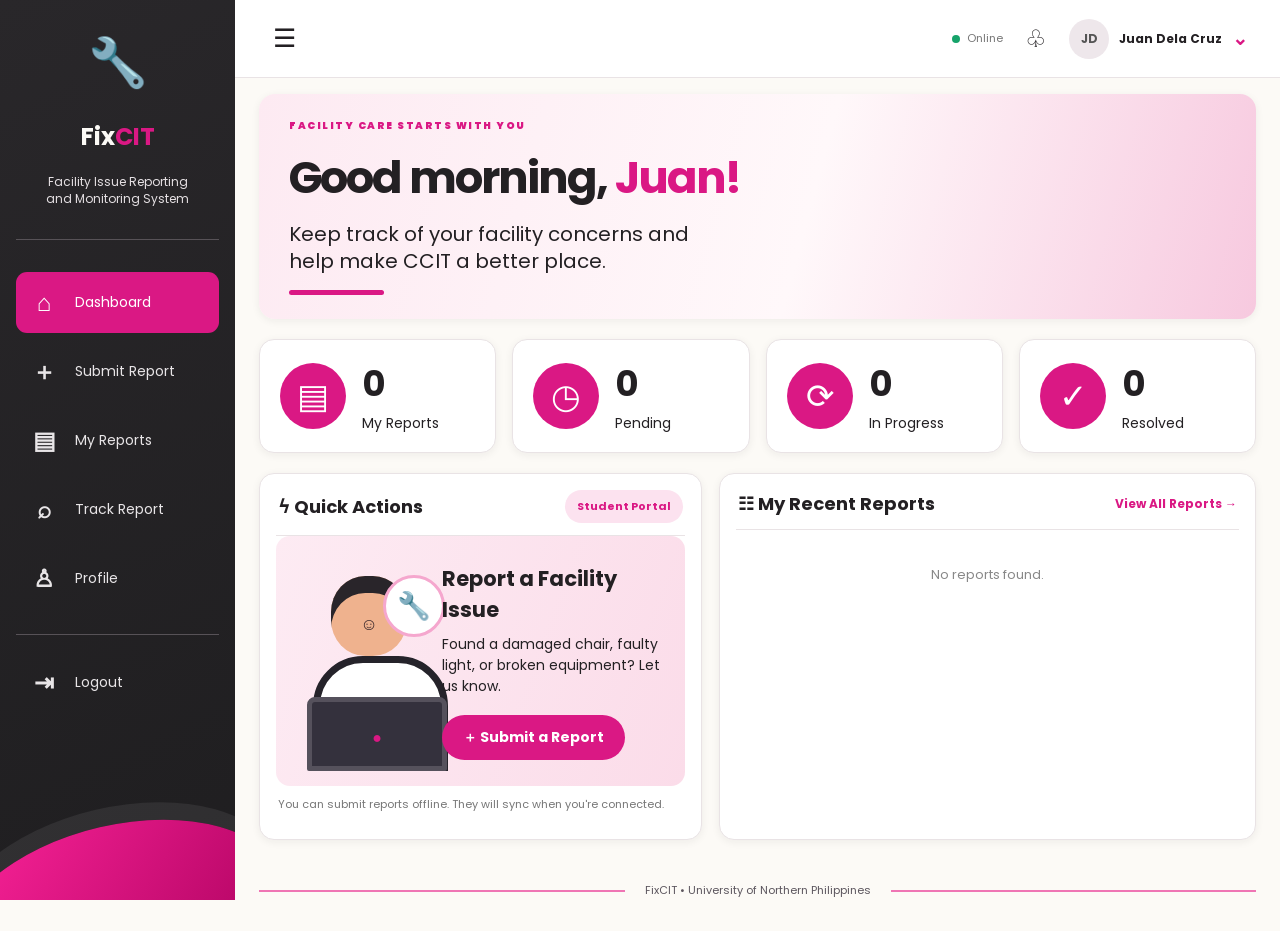
<file: index.html>
<!DOCTYPE html>
<html lang="en">
    <head>
        <meta charset="UTF-8">
        <meta name="viewport" content="width=device-width, initial-scale=1.0">
        <link rel="manifest" href="manifest.json">
        <link rel="stylesheet" href="styles.css">
        <meta name="theme-color" content="#da1884">
        <title>Dashboard | FixCIT</title>
    </head>
    <body data-page="dashboard">
        <div id="app"></div>
        <script src="app.js"></script>
    </body>
</html>
</file>
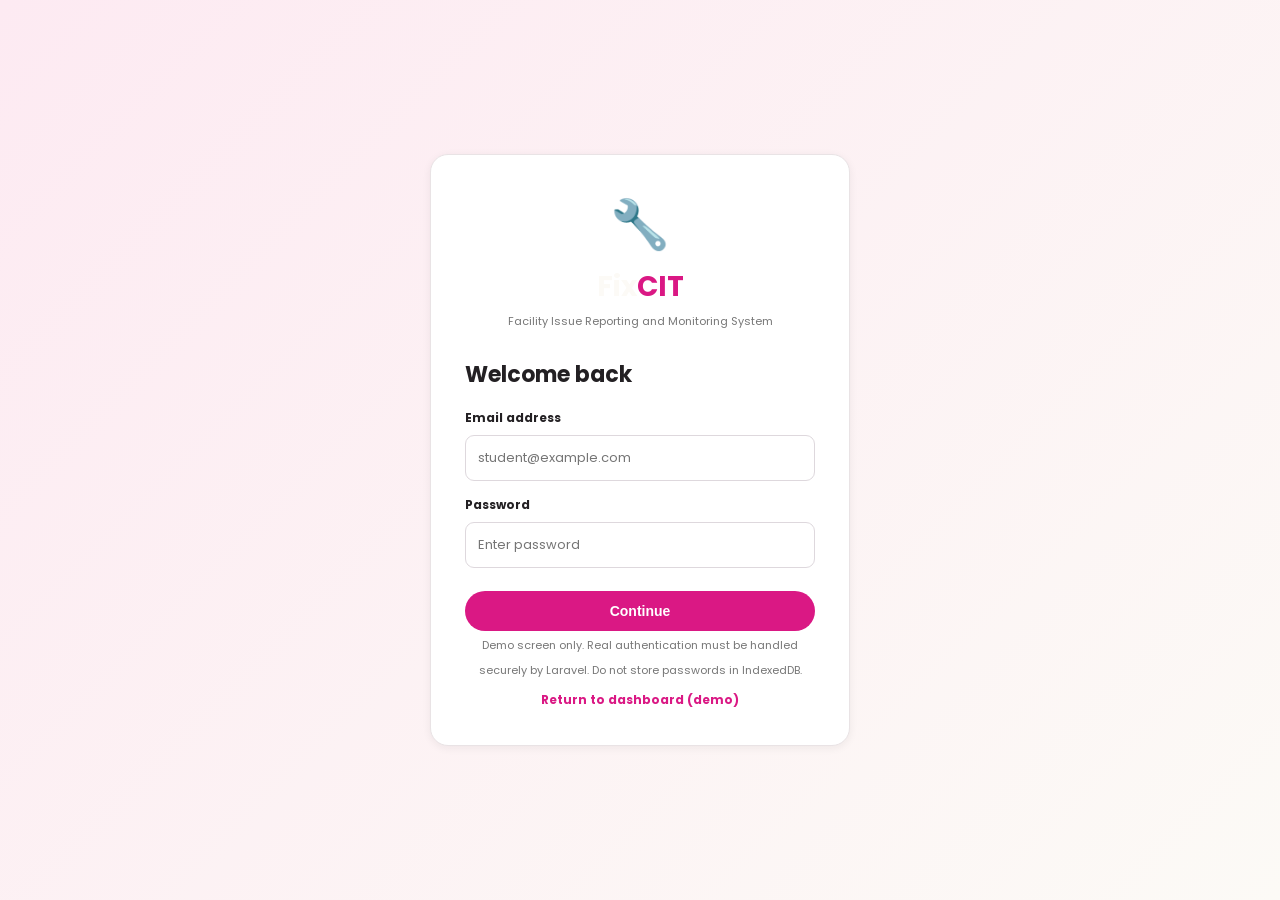
<file: login.html>
<!DOCTYPE html>
<html lang="en">
    <head>
        <meta charset="UTF-8">
        <meta name="viewport" content="width=device-width,initial-scale=1">
        <link rel="manifest" href="manifest.json">
        <link rel="stylesheet" href="styles.css">
        <meta name="theme-color" content="#da1884">
        <title>Sign In | FixCIT</title>
    </head>
    <body data-page="login">
        <div id="app"></div>
        <script src="app.js"></script>
    </body>
</html>
</file>
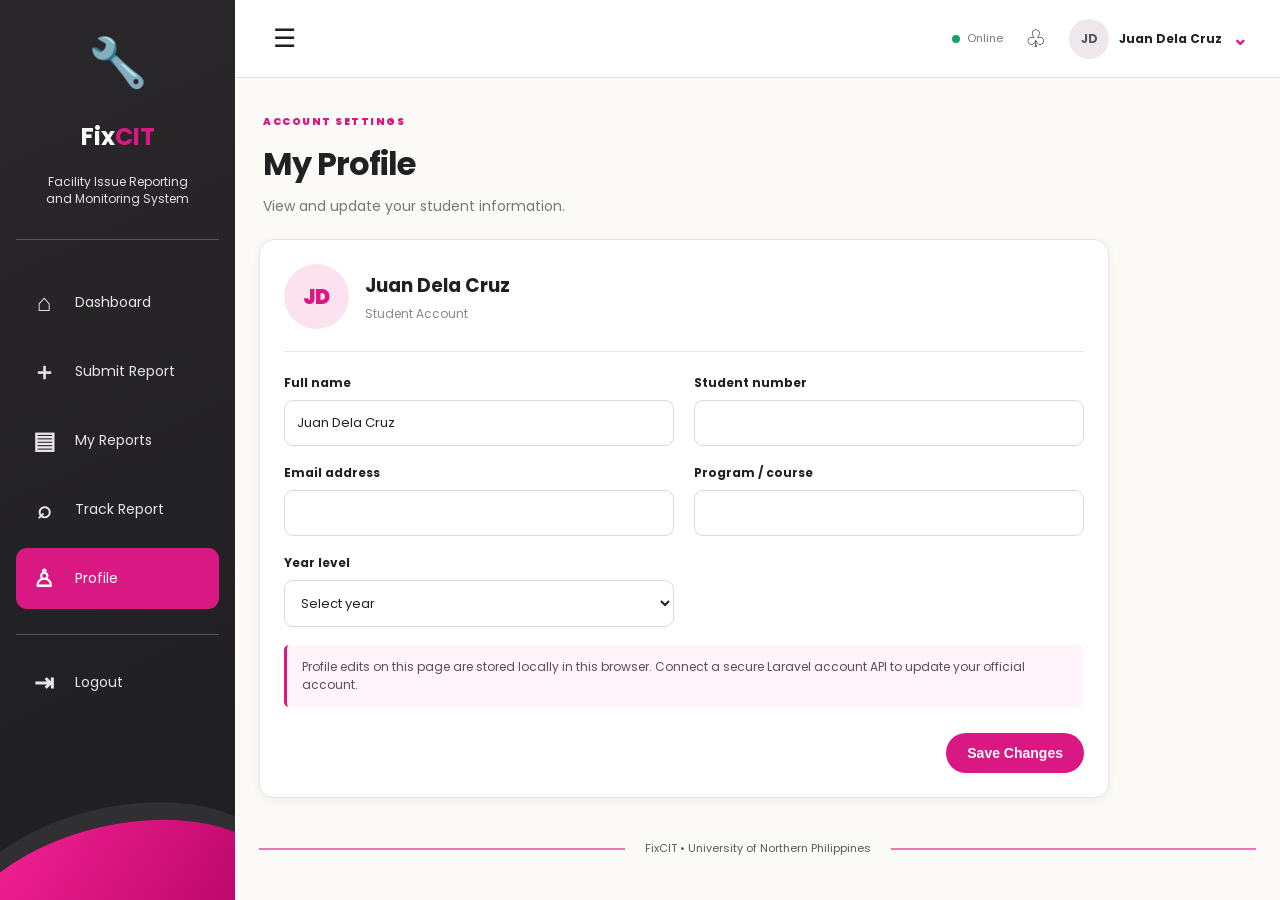
<file: profile.html>
<!DOCTYPE html>
<html lang="en">
    <head>
        <meta charset="UTF-8">
        <meta name="viewport" content="width=device-width, initial-scale=1">
        <meta name="theme-color" content="#da1884">
        <title>Profile | FixCIT</title>
        <link rel="manifest" href="manifest.json">
        <link rel="stylesheet" href="styles.css">
    </head>
    <body data-page="profile">
        <div id="app"></div>
        <script src="app.js"></script>
    </body>
</html>
</file>
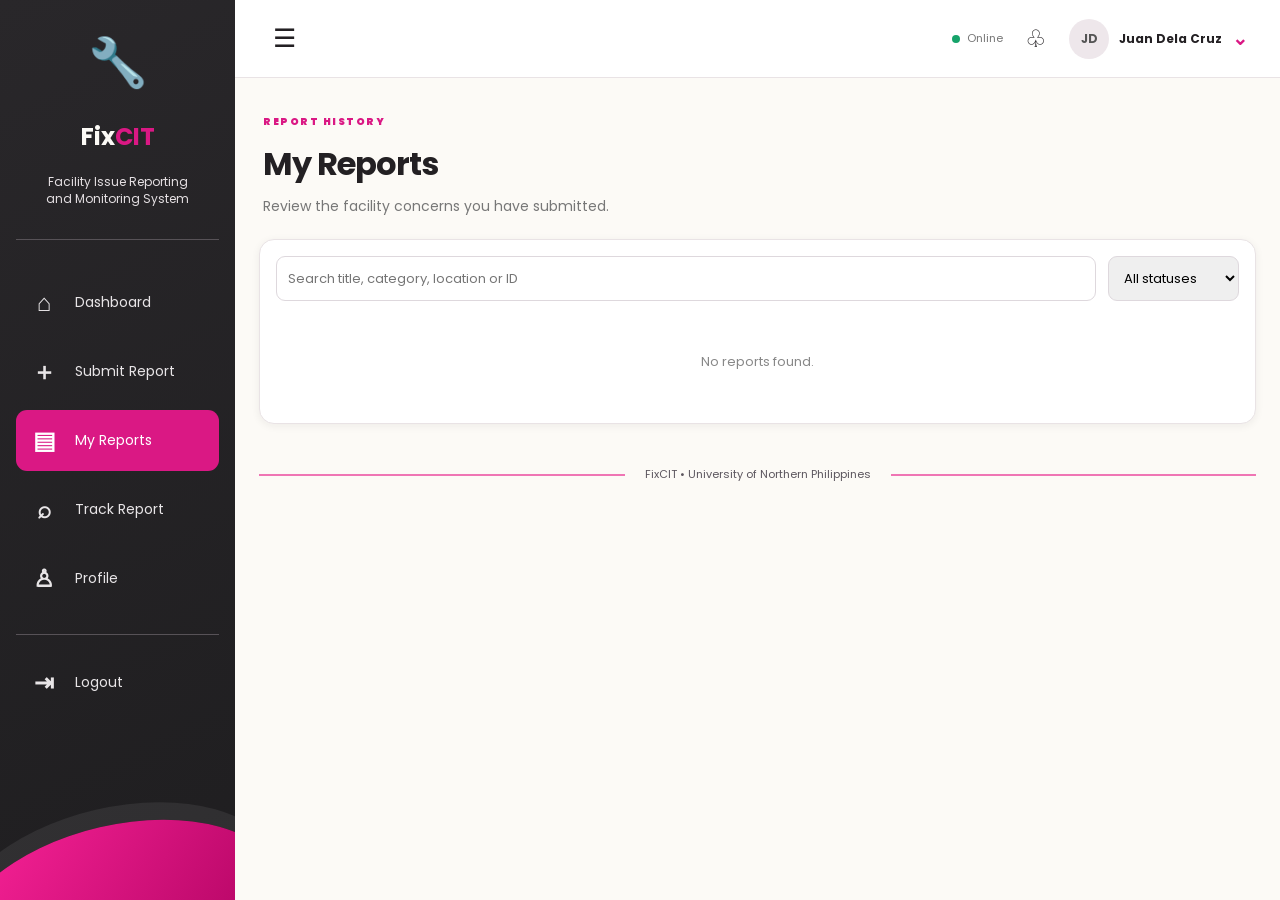
<file: reports.html>
<!DOCTYPE html>
<html lang="en">
    <head>
        <meta charset="UTF-8">
        <meta name="viewport" content="width=device-width, initial-scale=1">
        <meta name="theme-color" content="#da1884">
        <title>My Reports | FixCIT</title>
        <link rel="manifest" href="manifest.json">
        <link rel="stylesheet" href="styles.css">
    </head>
    <body data-page="reports">
        <div id="app"></div>
        <script src="app.js"></script>
    </body>
</html>
</file>
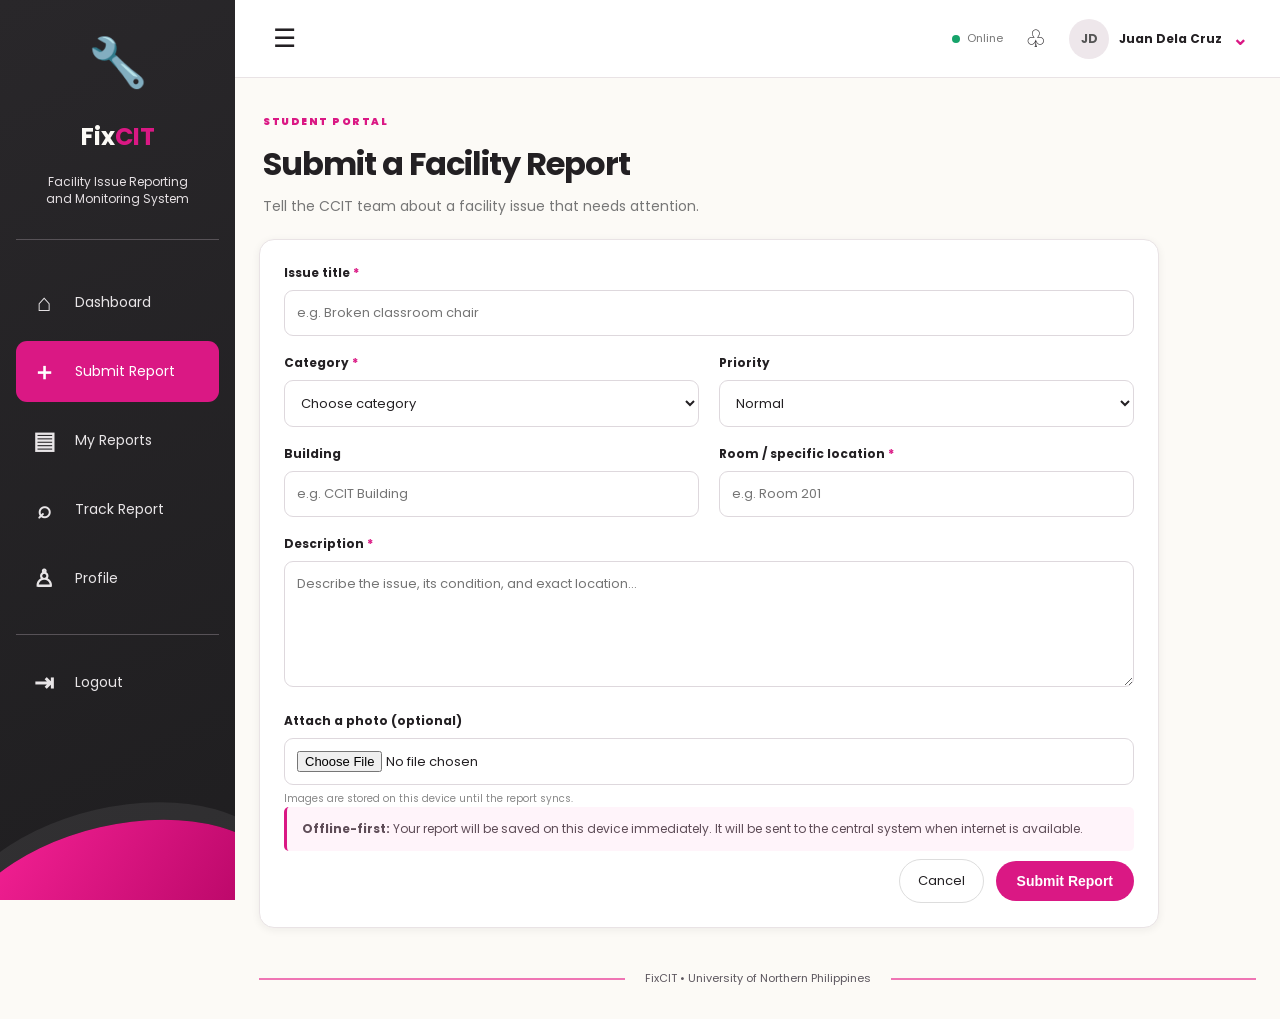
<file: submit.html>
<!DOCTYPE html>
<html lang="en">
    <head>
        <meta charset="UTF-8">
        <meta name="viewport" content="width=device-width, initial-scale=1">
        <meta name="theme-color" content="#da1884">
        <title>Submit Report | FixCIT</title>
        <link rel="manifest" href="manifest.json">
        <link rel="stylesheet" href="styles.css">
    </head>
    <body data-page="submit">
        <div id="app"></div>
        <script src="app.js"></script>
    </body>
</html>
</file>
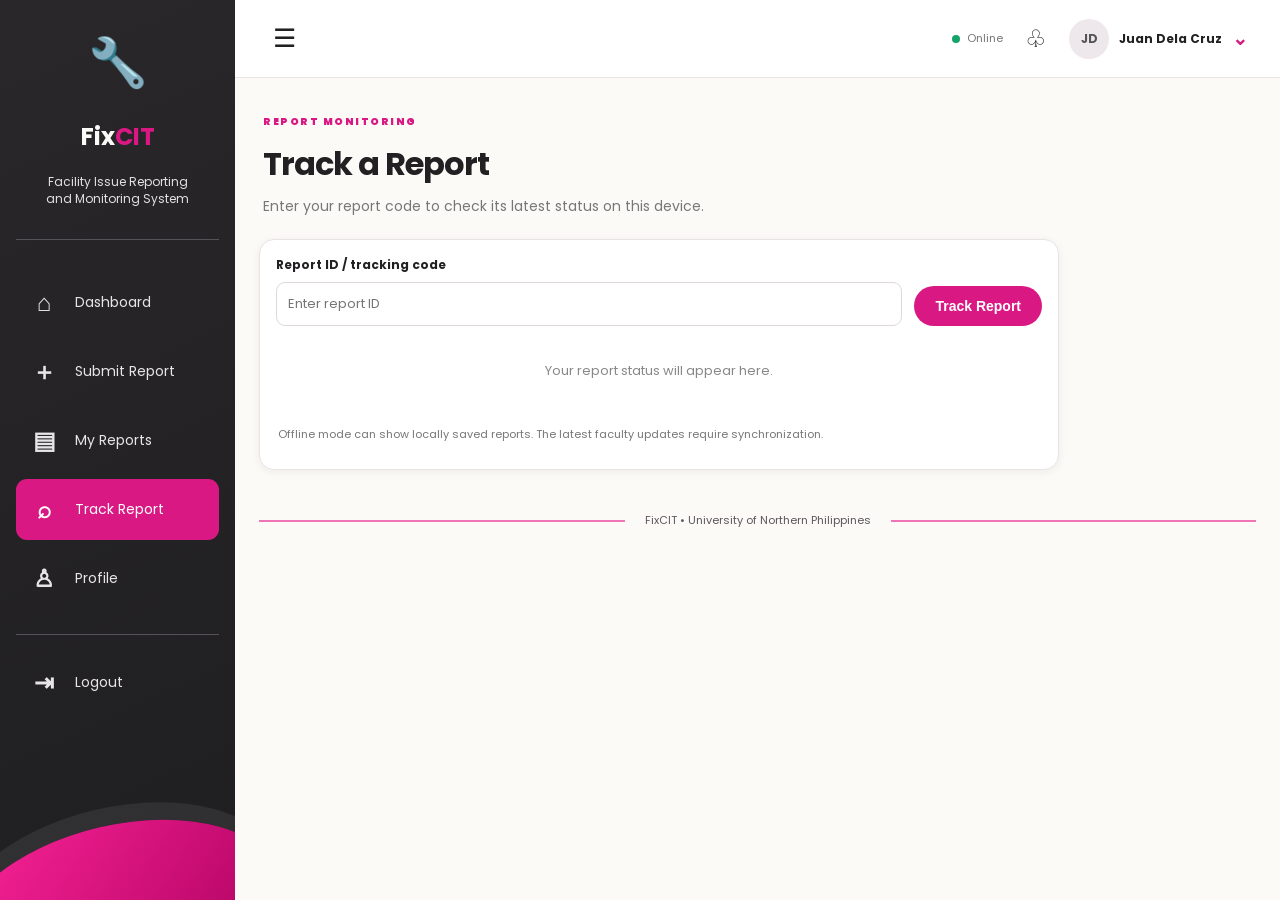
<file: track.html>
<!DOCTYPE html>
<html lang="en">
    <head>
        <meta charset="UTF-8">
        <meta name="viewport" content="width=device-width, initial-scale=1">
        <meta name="theme-color" content="#da1884">
        <title>Track Report | FixCIT</title>
        <link rel="manifest" href="manifest.json">
        <link rel="stylesheet" href="styles.css">
    </head>
    <body data-page="track">
        <div id="app"></div>
        <script src="app.js"></script>
    </body>
</html>
</file>
<file: styles.css>
@font-face {
    font-family: 'Poppins';
    src: url('assets/fonts/Poppins-Regular.ttf') format('truetype');
    font-weight: 400;
    font-style: normal;
}

@font-face {
    font-family: 'Poppins';
    src: url('assets/fonts/Poppins-Bold.ttf') format('truetype');
    font-weight: 700;
    font-style: normal;
}

@font-face {
    font-family: 'Poppins';
    src: url('assets/fonts/Poppins-Black.ttf') format('truetype');
    font-weight: 900;
    font-style: normal;
}

@font-face {
    font-family: 'Poppins';
    src: url('assets/fonts/Poppins-Italic.ttf') format('truetype');
    font-weight: 400;
    font-style: italic;
}

:root {
    --pink:#da1884;
    --pink-dark:#c80d73;
    --cream:#fcfaf6;
    --ink:#232023;
    --muted:#77727a;
    --line:#e9e3e5;
    --soft:#fde8f2;
    --shadow:0 2px 9px #23202310;
}

* {
    box-sizing:border-box;
}

body {
    margin:0;
    background:var(--cream);
    color:var(--ink);
    font-family: 'Poppins', sans-serif;
}

a {
    color:inherit;
}

.sidebar {
    position:fixed;
    inset:0 auto 0 0;
    width:235px;
    background:linear-gradient(155deg,#29272a,#1f1e20);
    color:#fff;
    padding:27px 16px;
    display:flex;
    flex-direction:column;
    z-index:5;
    overflow:hidden;
}

.brand {
    text-align:center;
    padding:0 8px 32px;
    border-bottom:1px solid #575257;
    z-index:1;
}

.brand-mark {
    font-size:48px;
}

.brand h1,
.login-card h1 {
    color: #fcfaf6;
    display: inline-flex;
    gap: 0;
    letter-spacing: 0;
    white-space: nowrap;
}

.brand h1 span,
.login-card h1 span {
    color: #da1884;
}


.brand p {
    font-size:12px;
    line-height:1.4;
    color:#e5e0e3;
    margin:0;
}

.side-nav {
    display:grid;
    gap:8px;
    margin-top:32px;
    z-index:1;
}

.nav-link {
    display:flex;
    align-items:center;
    gap:16px;
    padding:13px;
    border-radius:11px;
    color:#e8e5e7;
    text-decoration:none;
    font-size:14px;
}

.nav-link b {
    font-size:24px;
    width:30px;
    text-align:center;
}

.nav-link:hover,.nav-link.active {
    background:var(--pink);
    color:#fff;
}

.side-bottom {
    margin-top:25px;
    padding-top:17px;
    border-top:1px solid #575257;
    z-index:1;
}

.sidebar-decoration {
    position:absolute;
    width:330px;
    height:180px;
    bottom:-105px;
    left:-45px;
    background:linear-gradient(135deg,#fa2398,#a9005c);
    border-radius:50% 50% 0 0;
    transform:rotate(-13deg);
    box-shadow:0 -18px #ffffff12;
}

.main-shell {
    margin-left:235px;
    min-height:100vh;
}

.topbar {
    height:78px;
    background:#fff;
    border-bottom:1px solid var(--line);
    display:flex;
    align-items:center;
    justify-content:space-between;
    padding:0 32px;
    position:sticky;
    top:0;
    z-index:4;
}

.icon-btn {
    border:0;
    background:none;
    font-size:26px;
    cursor:pointer;
    color:var(--ink);
}

.top-actions {
    display:flex;
    align-items:center;
    gap:22px;
}

.connection {
    font-size:11px;
    color:#777;
    display:flex;
    align-items:center;
    gap:7px;
}

.connection i {
    width:8px;
    height:8px;
    background:#16a36a;
    border-radius:50%;
}

.connection.offline i {
    background:#d97706;
}

.bell {
    font-size:24px;
}

.user-chip {
    display:flex;
    align-items:center;
    gap:10px;
    font-size:12px;
    font-weight:600;
    text-decoration:none;
}

.user-chip>b {
    color:var(--pink);
    font-size:19px;
}

.avatar {
    width:40px;
    height:40px;
    border-radius:50%;
    background:#eee7eb;
    color:#555;
    display:grid;
    place-items:center;
    font-size:12px;
}

.content {
    padding:16px 24px 24px;
    max-width:1700px;
    margin:auto;
}

.hero {
    height:225px;
    border-radius:16px;
    overflow:hidden;
    position:relative;
    background:linear-gradient(105deg,#fdeaf2,#fff8fa 55%,#f7c9df);
    box-shadow:var(--shadow);
    display:flex;
    align-items:center;
    padding:30px;
    isolation:isolate;
}

.hero-copy {
    z-index:2;
}

.eyebrow {
    font-size:10px;
    letter-spacing:1.5px;
    font-weight:800;
    color:var(--pink);
    margin:0 0 10px;
}

.hero h2 {
    font-size:clamp(28px,3.5vw,49px);
    letter-spacing:-2px;
    margin:0 0 10px;
}

.hero h2 span {
    color:var(--pink);
}

.hero-copy>p:not(.eyebrow) {
    font-size:20px;
    line-height:1.35;
    margin:0;
}

.hero-line {
    width:95px;
    height:5px;
    border-radius:8px;
    background:var(--pink);
    margin-top:15px;
}

.hero-art {
    position:absolute;
    right:0;
    bottom:0;
    width:46%;
    height:100%;
    background:linear-gradient(145deg,#ffffff30,#23202310);
    clip-path:polygon(23% 0,100% 0,100% 100%,0 100%);
}

.campus-building {
    position:absolute;
    inset:25px 20px 0 30px;
    border:8px solid #ffffffb0;
    background:repeating-linear-gradient(90deg,#ffffffc9 0 7px,transparent 7px 70px),repeating-linear-gradient(0deg,#ffffff90 0 6px,transparent 6px 47px),linear-gradient(135deg,#a9b3b6,#64777c);
    transform:skewY(-3deg);
    box-shadow:0 0 30px #c3a8b4;
}

.campus-building span {
    position:absolute;
    top:15%;
    left:40%;
    font-size:clamp(22px,3vw,43px);
    font-weight:800;
    color:#c51b65;
    text-shadow:1px 2px #fff;
}

.stats-grid {
    display:grid;
    grid-template-columns:repeat(4,1fr);
    gap:16px;
    margin:20px 0;
}

.stat-card {
    min-height:112px;
    background:#fff;
    border:1px solid var(--line);
    border-radius:15px;
    box-shadow:var(--shadow);
    display:flex;
    align-items:center;
    gap:16px;
    padding:17px 20px;
}

.stat-icon {
    width:66px;
    height:66px;
    border-radius:50%;
    background:var(--pink);
    color:#fff;
    display:grid;
    place-items:center;
    font-size:34px;
    flex-shrink:0;
}

.stat-card strong {
    display:block;
    font-size:35px;
}

.stat-card span {
    font-size:14px;
}

.dashboard-grid {
    display:grid;
    grid-template-columns:.95fr 1.15fr;
    gap:17px;
}

.panel {
    background:#fff;
    border:1px solid var(--line);
    border-radius:15px;
    padding:16px;
    box-shadow:var(--shadow);
    min-width:0;
}

.panel-heading {
    display:flex;
    align-items:center;
    justify-content:space-between;
    gap:10px;
    padding:0 2px 12px;
    border-bottom:1px solid var(--line);
}

.panel-heading h3 {
    font-size:18px;
    margin:0;
}

.portal-tag {
    font-size:11px;
    font-weight:700;
    color:var(--pink);
    background:#fce2ef;
    padding:8px 12px;
    border-radius:25px;
}

.quick-card {
    margin-top:0;
    min-height:250px;
    border-radius:14px;
    background:linear-gradient(110deg,#fdebf3,#fbdce9);
    display:flex;
    align-items:center;
    overflow:hidden;
    padding:12px;
}

.student-art {
    width:40%;
    height:220px;
    position:relative;
    flex-shrink:0;
}

.student-face {
    position:absolute;
    left:28%;
    top:25px;
    width:76px;
    height:80px;
    border-radius:45%;
    background:#efb28e;
    color:#35252a;
    text-align:center;
    padding-top:35px;
    font-size:17px;
    box-shadow:inset 0 17px #29252a;
}

.student-shirt {
    position:absolute;
    left:16%;
    bottom:0;
    width:135px;
    height:115px;
    background:#fff;
    border:7px solid #25232a;
    border-radius:50px 50px 0 0;
}

.student-laptop {
    position:absolute;
    right:-5px;
    bottom:0;
    width:140px;
    height:74px;
    background:#34313d;
    border:5px solid #55515c;
    border-radius:8px 8px 2px 2px;
    text-align:center;
    padding-top:23px;
    color:var(--pink);
}

.tool-bubble {
    position:absolute;
    top:24px;
    right:-3px;
    width:62px;
    height:62px;
    background:white;
    border:3px solid #f5a7ce;
    border-radius:50%;
    display:grid;
    place-items:center;
    font-size:27px;
}

.quick-copy {
    flex:1;
    z-index:1;
}

.quick-copy h3 {
    font-size:21px;
    margin:0 0 9px;
}

.quick-copy p {
    font-size:14px;
    line-height:1.5;
    margin:0 0 18px;
}

.primary-btn {
    display:inline-block;
    border:0;
    background:var(--pink);
    color:#fff;
    padding:12px 21px;
    border-radius:28px;
    font-weight:700;
    font-size:14px;
    text-decoration:none;
    cursor:pointer;
}

.primary-btn:hover {
    background:var(--pink-dark);
}

.hint {
    font-size:11px;
    color:#777;
    margin:10px 2px;
}

.text-btn {
    border:0;
    background:none;
    color:var(--pink);
    font-size:12px;
    font-weight:700;
    text-decoration:none;
    cursor:pointer;
}

.report-list {
    display:grid;
}

.report-row {
    display:grid;
    grid-template-columns:70px minmax(100px,1fr) auto 16px;
    align-items:center;
    gap:12px;
    padding:12px 0;
    border-bottom:1px solid #eee;
}

.report-row:last-child {
    border-bottom:0;
}

.report-thumb {
    width:70px;
    height:60px;
    border-radius:8px;
    background:#e7e8e9;
    display:grid;
    place-items:center;
    font-size:26px;
}

.report-info strong {
    display:block;
    font-size:13px;
    margin-bottom:5px;
}

.report-info small {
    display:block;
    font-size:10px;
    color:#777;
    margin-top:3px;
}

.report-code {
    color:#9a8d96!important;
}

.report-meta {
    display:grid;
    gap:7px;
    justify-items:end;
}

.report-meta time {
    font-size:10px;
    color:#777;
}

.status {
    font-size:10px;
    font-weight:700;
    border-radius:20px;
    padding:8px 10px;
    white-space:nowrap;
}

.status.pending {
    background:#fff0ce;
    color:#a45a00;
}

.status.progress {
    background:#fce0ed;
    color:#c70c70;
}

.status.resolved {
    background:#d9f3e3;
    color:#087b45;
}

.status.offline {
    background:#e9e7ff;
    color:#5146a5;
}

.row-arrow {
    font-size:24px;
    text-decoration:none;
    color:#777;
}

.empty {
    padding:35px 12px;
    text-align:center;
    color:#888;
    font-size:13px;
}

.footer {
    display:flex;
    align-items:center;
    gap:20px;
    justify-content:center;
    color:#5c565e;
    font-size:11px;
    margin:42px 0 8px;
}

.footer span {
    height:2px;
    background:#ef75b4;
    flex:1;
}

.page-heading {
    padding:20px 4px 22px;
}

.page-heading h2 {
    font-size:32px;
    letter-spacing:-1px;
    margin:0 0 8px;
}

.page-heading>p:last-child {
    color:#777;
    margin:0;
    font-size:14px;
}

.form-panel {
    max-width:900px;
    padding:24px;
}

.form-grid {
    display:grid;
    grid-template-columns:1fr 1fr;
    gap:18px 20px;
}

.field {
    min-width:0;
}

.field.full {
    grid-column:1/-1;
}

.field label {
    display:block;
    font-size:12px;
    font-weight:700;
    margin:0 0 8px;
}

.field em {
    color:var(--pink);
    font-style:normal;
}

.field input,.field select,.field textarea {
    width:100%;
    border:1px solid #ded8dd;
    border-radius:9px;
    padding:12px;
    font:inherit;
    font-size:13px;
    background:#fff;
    color:var(--ink);
}

.field textarea {
    resize:vertical;
}

.field small {
    display:block;
    color:#888;
    font-size:10px;
    margin-top:6px;
}

.offline-callout {
    grid-column:1/-1;
    background:#fff4fa;
    border-left:3px solid var(--pink);
    padding:13px 15px;
    font-size:12px;
    line-height:1.5;
    color:#5e4c57;
    border-radius:5px;
}

.form-actions {
    display:flex;
    justify-content:flex-end;
    align-items:center;
    gap:12px;
    margin-top:8px;
}

.secondary-btn {
    border:1px solid #ddd;
    background:#fff;
    border-radius:25px;
    padding:11px 18px;
    text-decoration:none;
    font-size:13px;
}

.filters {
    display:flex;
    gap:12px;
    margin-bottom:16px;
}

.filters input {
    flex:1;
}

.filters input,.filters select,.track-search input {
    border:1px solid #ded8dd;
    border-radius:9px;
    padding:11px;
    font:inherit;
    font-size:13px;
}

.track-panel {
    max-width:800px;
}

.track-search {
    display:flex;
    align-items:end;
    gap:12px;
}

.track-search .field {
    flex:1;
}

.track-card {
    border:1px solid var(--line);
    border-radius:12px;
    padding:18px;
    margin-top:20px;
}

.track-top {
    display:flex;
    justify-content:space-between;
    gap:12px;
}

.track-top small {
    color:var(--pink);
    font-weight:800;
    letter-spacing:1px;
    font-size:10px;
}

.track-top h3 {
    margin:7px 0;
    font-size:20px;
}

.track-top p {
    margin:0;
    color:#888;
    font-size:11px;
}

.track-details {
    display:grid;
    grid-template-columns:1fr 1fr;
    gap:8px 20px;
    border-block:1px solid var(--line);
    margin:18px 0;
    padding:12px 0;
}

.track-details p {
    font-size:12px;
    margin:0;
}

.track-details b {
    display:block;
    color:#888;
    font-size:10px;
    margin-bottom:4px;
}

.timeline {
    display:grid;
    gap:17px;
}

.step {
    position:relative;
    padding-left:28px;
    display:grid;
    gap:4px;
    font-size:12px;
}

.step:before {
    content:"";
    position:absolute;
    left:7px;
    top:14px;
    bottom:-20px;
    width:2px;
    background:#e5dce2;
}

.step:last-child:before {
    display:none;
}

.step i {
    position:absolute;
    left:0;
    top:1px;
    width:16px;
    height:16px;
    border-radius:50%;
    border:2px solid #d8cbd3;
    background:#fff;
}

.step.done i {
    background:var(--pink);
    border-color:var(--pink);
}

.step small {
    color:#888;
}

.profile-panel {
    max-width:850px;
    padding:24px;
}

.profile-banner {
    display:flex;
    align-items:center;
    gap:16px;
    padding-bottom:22px;
    margin-bottom:22px;
    border-bottom:1px solid var(--line);
}

.profile-avatar {
    width:65px;
    height:65px;
    border-radius:50%;
    background:#fce2ef;
    color:var(--pink);
    display:grid;
    place-items:center;
    font-weight:800;
    font-size:20px;
}

.profile-banner h3 {
    margin:0 0 5px;
}

.profile-banner p {
    margin:0;
    color:#888;
    font-size:12px;
}

.login-wrap {
    min-height:100vh;
    display:grid;
    place-items:center;
    padding:20px;
    background:linear-gradient(135deg,#fdeaf2,#fcfaf6);
}

.login-card {
    background:#fff;
    border:1px solid var(--line);
    border-radius:18px;
    padding:34px;
    width:min(420px,100%);
    text-align:center;
    box-shadow:var(--shadow);
}

.login-card h1 {
    margin:5px 0;
    font-size:28px;
}

.login-card>p {
    font-size:11px;
    color:#777;
    margin:0 0 28px;
}

.login-card h2 {
    text-align:left;
    font-size:22px;
}

.login-card form {
    text-align:left;
    display:grid;
    gap:15px;
}

.full-btn {
    width:100%;
    margin-top:8px;
}

.login-card .hint {
    line-height:1.5;
    margin:16px 0;
}

.login-card>.text-btn {
    display:inline-block;
    margin-top:10px;
}

.toast {
    position:fixed;
    right:22px;
    bottom:22px;
    background:#29272a;
    color:white;
    padding:13px 18px;
    border-radius:10px;
    box-shadow:var(--shadow);
    font-size:13px;
    opacity:0;
    transform:translateY(10px);
    pointer-events:none;
    transition:.25s;
    z-index:10;
}

.toast.show {
    opacity:1;
    transform:translateY(0);
}

.fatal {
    padding:40px;
}

@media(max-width:1150px) {
    .sidebar {
        width:205px;
    }
    .main-shell {
        margin-left:205px;
    }
    .stats-grid {
        grid-template-columns:repeat(2,1fr);
    }
    .dashboard-grid {
        grid-template-columns:1fr;
    }
}

@media(max-width:700px) {
    .sidebar {
        width:245px;
        transform:translateX(-100%);
        transition:.25s;
    }
    .sidebar.open {
        transform:translateX(0);
    }
    .main-shell {
        margin-left:0;
    }
    .topbar {
        height:64px;
        padding:0 15px;
    }
    .top-actions {
        gap:11px;
    }
    .connection {
        font-size:0;
    }
    .connection i {
        width:10px;
        height:10px;
    }
    .user-chip>span:nth-child(2) {
        display:none;
    }
    .avatar {
        width:35px;
        height:35px;
    }
    .content {
        padding:12px;
    }
    .hero {
        height:200px;
        padding:19px;
    }
    .hero h2 {
        font-size:29px;
        letter-spacing:-1px;
    }
    .hero-copy>p:not(.eyebrow) {
        font-size:14px;
    }
    .hero-art {
        opacity:.35;
        width:60%;
    }
    .stats-grid {
        gap:9px;
        margin:12px 0;
    }
    .stat-card {
        padding:10px;
        min-height:83px;
        gap:8px;
    }
    .stat-icon {
        width:43px;
        height:43px;
        font-size:23px;
    }
    .stat-card strong {
        font-size:25px;
    }
    .stat-card span {
        font-size:11px;
    }
    .student-art {
        display:none;
    }
    .quick-card {
        display:block;
        padding:16px;
    }
    .quick-copy h3 {
        font-size:19px;
    }
    .report-row {
        grid-template-columns:48px minmax(80px,1fr) auto;
        gap:8px;
    }
    .report-thumb {
        width:48px;
        height:48px;
        font-size:20px;
    }
    .report-info strong {
        font-size:11px;
    }
    .report-info small {
        font-size:9px;
    }
    .report-meta time {
        display:none;
    }
    .status {
        font-size:8px;
        padding:7px;
    }
    .row-arrow {
        display:none;
    }
    .footer {
        font-size:9px;
        gap:8px;
        margin-top:25px;
    }
    .form-grid,.track-details {
        grid-template-columns:1fr;
    }
    .field.full {
        grid-column:auto;
    }
    .filters,.track-search {
        display:grid;
    }
    .page-heading h2 {
        font-size:27px;
    }
    .form-panel,.profile-panel {
        padding:16px;
    }
}
</file>
